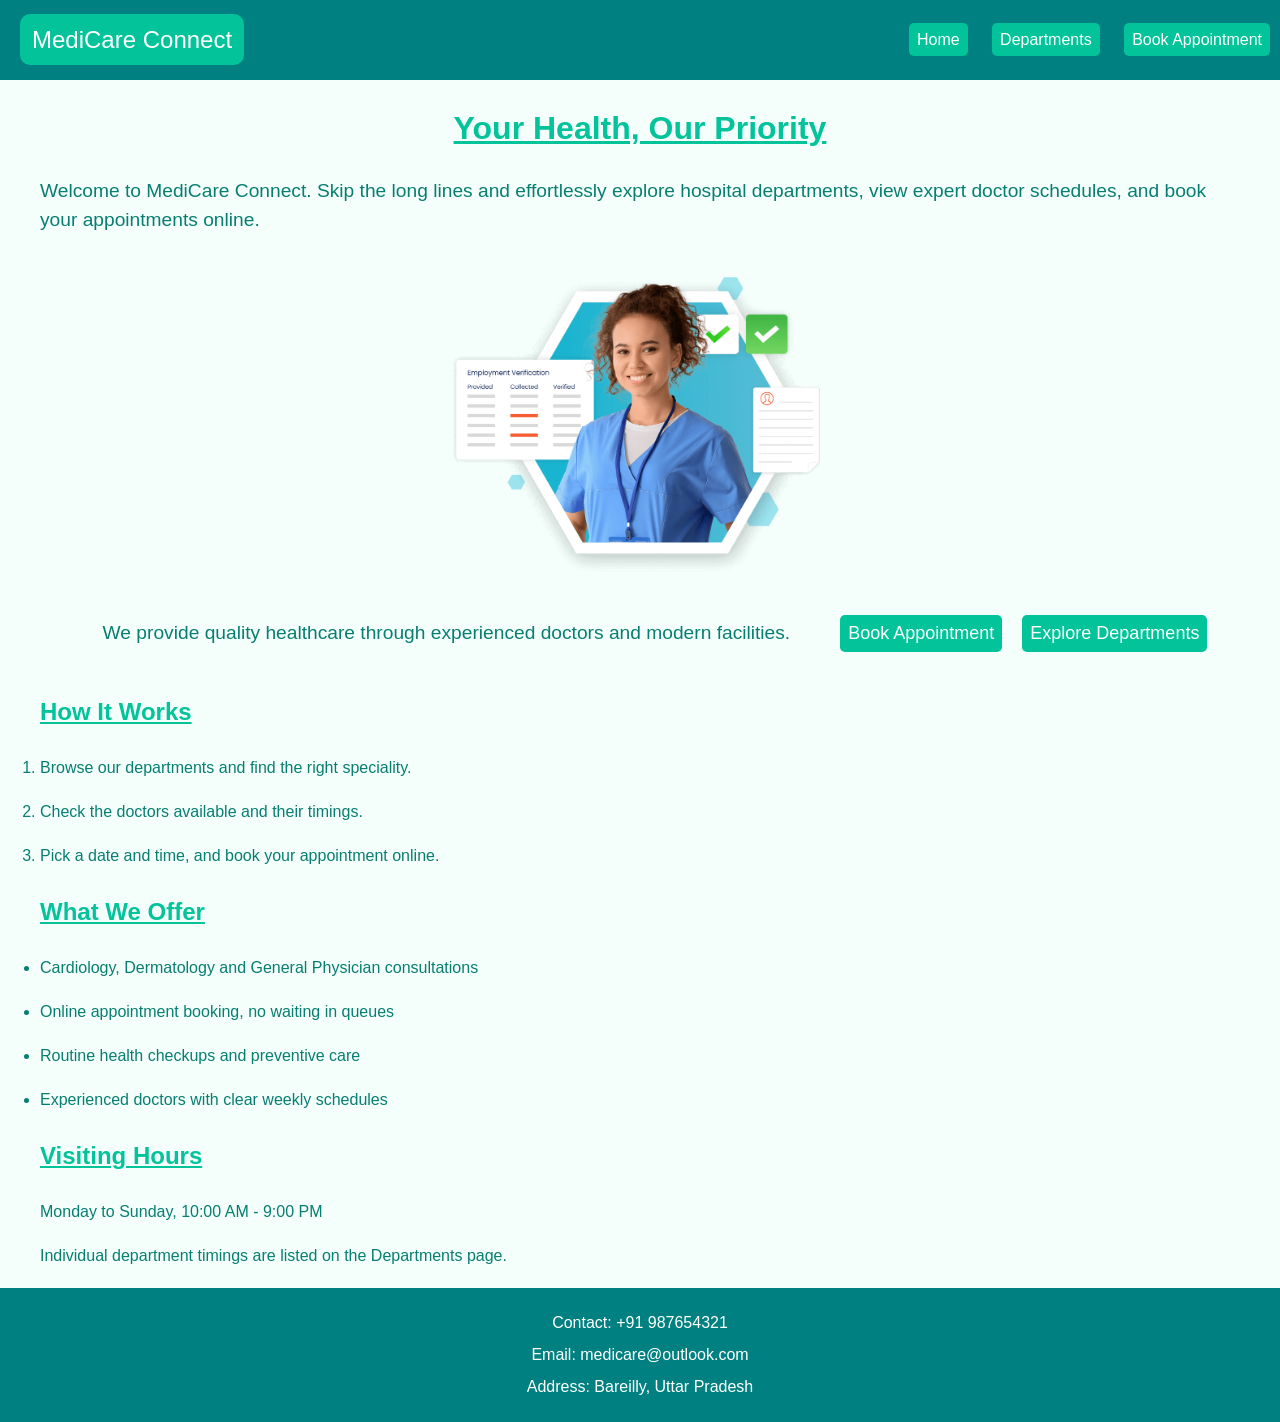
<file: index.html>
<!doctype html>
<html lang="en">
  <head>
    <meta charset="UTF-8" />
    <meta name="viewport" content="width=device-width, initial-scale=1.0" />
    <title>MediCare Connect</title>
    <link rel="stylesheet" href="style.css" />
  </head>

  <body>
    <header>
      <!-- header gives width = 100% by default  -->
      <div>
        <a href="index.html" class="logo">MediCare Connect</a>
      </div>

      <div>
        <a href="index.html">Home</a>
        <a href="departments.html">Departments</a>
        <a href="booking.html">Book Appointment</a>
      </div>
    </header>

    <main>
      <h1 class="title">Your Health, Our Priority</h1>

      <p style="font-size: larger;">
        Welcome to MediCare Connect. Skip the long lines and effortlessly
        explore hospital departments, view expert doctor schedules, and book
        your appointments online.
      </p>

      <div style="display:flex; justify-content: center; align-items: center;">
          <img  src="pictures/healthcare-stock.png" alt="Healthcare" />
      </div>

      <div style="display: flex; justify-content: center; align-items: center;">
          <p style="font-size: larger;">
            We provide quality healthcare through experienced doctors and modern
            facilities.
          </p>

          <a style="font-size: large;" href="booking.html">Book Appointment</a>
          <a style="font-size: large;" href="departments.html">Explore Departments</a>
      </div>


      <div class="how-it-works">
        <h2>How It Works</h2>
        <ol>
          <li>Browse our departments and find the right speciality.</li>
          <li>Check the doctors available and their timings.</li>
          <li>Pick a date and time, and book your appointment online.</li>
        </ol>
      </div>

      <div class="services">
        <h2>What We Offer</h2>
        <ul>
          <li>Cardiology, Dermatology and General Physician consultations</li>
          <li>Online appointment booking, no waiting in queues</li>
          <li>Routine health checkups and preventive care</li>
          <li>Experienced doctors with clear weekly schedules</li>
        </ul>
      </div>

      <div class="timings">
        <h2>Visiting Hours</h2>
        <p>Monday to Sunday, 10:00 AM - 9:00 PM</p>
        <p>Individual department timings are listed on the Departments page.</p>
      </div>
    </main>

    <footer>
      <p>Contact: +91 987654321</p>
      <p>Email: medicare@outlook.com</p>
      <p>Address: Bareilly, Uttar Pradesh</p>
    </footer>
  </body>
</html>
</file>
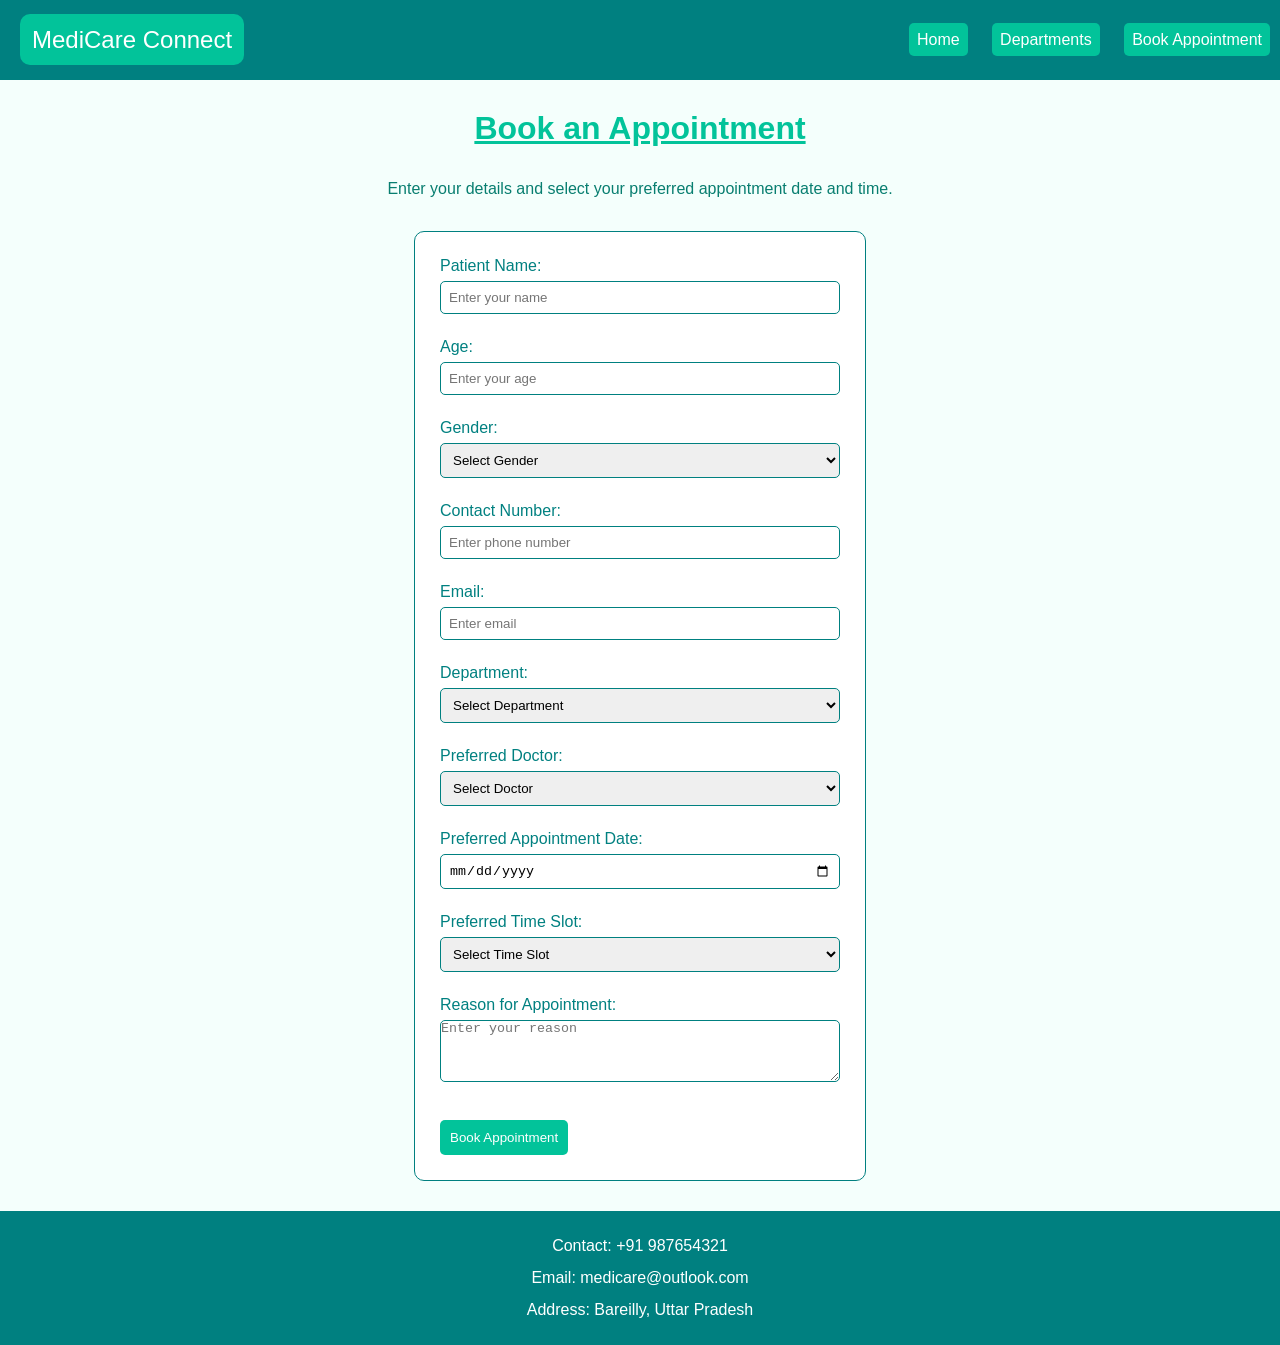
<file: booking.html>
<!DOCTYPE html>
<html lang="en">
<head>
    <meta charset="UTF-8">
    <meta name="viewport" content="width=device-width, initial-scale=1.0">
    <title>Book Appointment</title>
    <link rel="stylesheet" href="style.css">
</head>

<body>

    <header>
        <div>
            <a href="index.html" class="logo">MediCare Connect</a>
        </div>

        <div>
            <a href="index.html">Home</a>
            <a href="departments.html">Departments</a>
            <a href="booking.html">Book Appointment</a>
        </div>
    </header>

    <main>
        <h1 class="title">Book an Appointment</h1>

        <p style="text-align: center;">Enter your details and select your preferred appointment date and time.</p>

        <div class="booking-container" style="margin: 30px auto; padding: 25px; border-radius: 10px;">

            <form action="confirmation.html">

                <label style="margin: 0;">Patient Name:</label><br>
                <input type="text" name="patient_name" placeholder="Enter your name" style="width: 100%; box-sizing: border-box; margin: 6px 0; border: 1px solid teal; border-radius: 5px;" required>
                <br><br>

                <label style="margin: 0;">Age:</label><br>
                <input type="number" name="age" min="0" max="120" placeholder="Enter your age" style="width: 100%; box-sizing: border-box; margin: 6px 0; border: 1px solid teal; border-radius: 5px;" required>
                <br><br>

                <label style="margin: 0;">Gender:</label><br>
                <select name="gender" style="width: 100%; box-sizing: border-box; margin: 6px 0; border: 1px solid teal; border-radius: 5px;" required>
                    <option value="">Select Gender</option>
                    <option>Male</option>
                    <option>Female</option>
                    <option>Other</option>
                </select>
                <br><br>

                <label style="margin: 0;">Contact Number:</label><br>
                <input type="tel" name="contact" placeholder="Enter phone number" style="width: 100%; box-sizing: border-box; margin: 6px 0; border: 1px solid teal; border-radius: 5px;" required>
                <br><br>

                <label style="margin: 0;">Email:</label><br>
                <input type="email" name="email" placeholder="Enter email" style="width: 100%; box-sizing: border-box; margin: 6px 0; border: 1px solid teal; border-radius: 5px;" required>
                <br><br>

                <label style="margin: 0;">Department:</label><br>
                <select name="department" style="width: 100%; box-sizing: border-box; margin: 6px 0; border: 1px solid teal; border-radius: 5px;" required>
                    <option value="">Select Department</option>
                    <option>Cardiology</option>
                    <option>Dermatology</option>
                    <option>General Physician</option>
                    <option>Radiology</option>
                    <option>Neurology</option>
                    <option>Ophthalmology</option>
                    <option>ENT</option>
                    <option>Orthopaedics (Bone Department)</option>
                    <option>Gynaecology</option>
                    <option>Developmental Paediatrics</option>
                </select>
                <br><br>

                <label style="margin: 0;">Preferred Doctor:</label><br>
                <select name="doctor" style="width: 100%; box-sizing: border-box; margin: 6px 0; border: 1px solid teal; border-radius: 5px;" required>
                    <option value="">Select Doctor</option>

                    <optgroup label="Cardiology">
                        <option>Dr. Apoorva Jain</option>
                    </optgroup>

                    <optgroup label="Dermatology">
                        <option>Dr. Riya Sharma</option>
                    </optgroup>

                    <optgroup label="General Physician">
                        <option>Dr. Rahul Mehta</option>
                    </optgroup>

                    <optgroup label="Radiology">
                        <option>Dr. Vikram Desai</option>
                    </optgroup>

                    <optgroup label="Neurology">
                        <option>Dr. Arjun Kapoor</option>
                    </optgroup>

                    <optgroup label="Ophthalmology">
                        <option>Dr. Neha Verma</option>
                    </optgroup>

                    <optgroup label="ENT">
                        <option>Dr. Karan Malhotra</option>
                    </optgroup>

                    <optgroup label="Orthopaedics (Bone Department)">
                        <option>Dr. Sandeep Rao</option>
                    </optgroup>

                    <optgroup label="Gynaecology">
                        <option>Dr. Priya Nair</option>
                    </optgroup>

                    <optgroup label="Developmental Paediatrics">
                        <option>Dr. Ananya Gupta</option>
                    </optgroup>
                </select>
                <br><br>

                <label style="margin: 0;">Preferred Appointment Date:</label><br>
                <input type="date" name="appointment_date" style="width: 100%; box-sizing: border-box; margin: 6px 0; border: 1px solid teal; border-radius: 5px;" required>
                <br><br>

                <label style="margin: 0;">Preferred Time Slot:</label><br>
                <select name="time_slot" style="width: 100%; box-sizing: border-box; margin: 6px 0; border: 1px solid teal; border-radius: 5px;" required>
                    <option value="">Select Time Slot</option>
                    <option>9:00 AM - 10:00 AM</option>
                    <option>10:00 AM - 11:00 AM</option>
                    <option>11:00 AM - 12:00 PM</option>
                    <option>12:00 PM - 1:00 PM</option>
                    <option>2:00 PM - 3:00 PM</option>
                    <option>3:00 PM - 4:00 PM</option>
                    <option>4:00 PM - 5:00 PM</option>
                </select>
                <br><br>

                <label style="margin: 0;">Reason for Appointment:</label><br>
                <textarea name="reason" rows="4" placeholder="Enter your reason" required style="width: 100%; box-sizing: border-box; margin: 6px 0; border: 1px solid teal; border-radius: 5px;"></textarea>
                <br><br>

                <button type="submit" style="margin: 10px 0 0; border-radius: 5px; cursor: pointer;">
                    Book Appointment
                </button>

            </form>
        </div>
    </main>

    <footer>
        <p>Contact: +91 987654321</p>
        <p>Email: medicare@outlook.com</p>
        <p>Address: Bareilly, Uttar Pradesh</p>
    </footer>

</body>
</html>
</file>
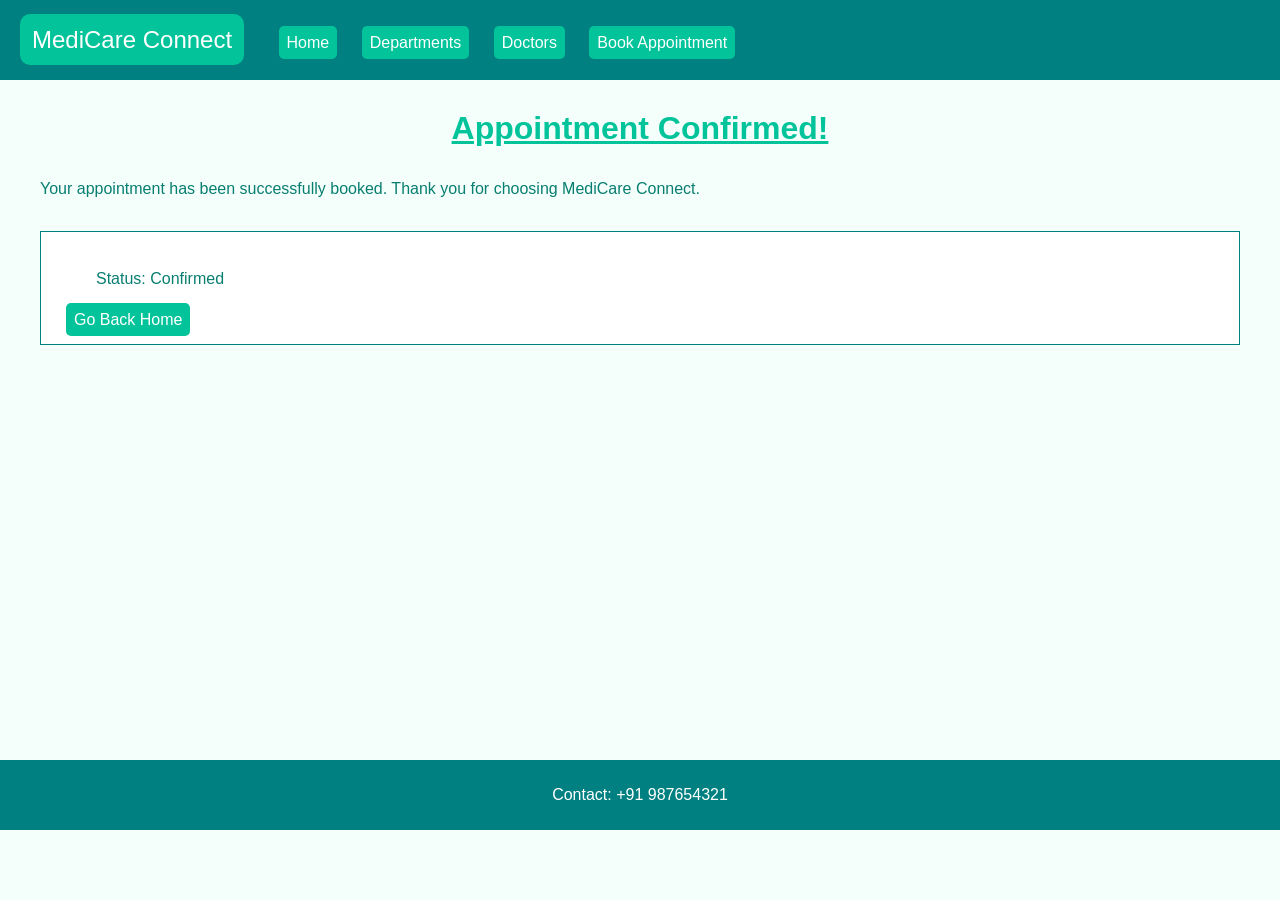
<file: confirmation.html>
<!doctype html>
<html>
<head>
    <title>Appointment Confirmation</title>
    <link rel="stylesheet" href="style.css">
</head>

<body>

<header>
    <div class="nav-container">
        <a href="index.html" class="logo">MediCare Connect</a>
        <a href="index.html">Home</a>
        <a href="departments.html">Departments</a>
        <a href="doctors.html">Doctors</a>
        <a href="booking.html">Book Appointment</a>
    </div>
</header>

<main>
    <h1 class="title">Appointment Confirmed!</h1>

    <p>Your appointment has been successfully booked. Thank you for choosing MediCare Connect.</p>

    <div class="confirmation-container">
        <p>Status: Confirmed</p>
        <a href="index.html">Go Back Home</a>

    </div>
</main>

<footer>
    <p>Contact: +91 987654321</p>
</footer>

</body>
</html>
</file>
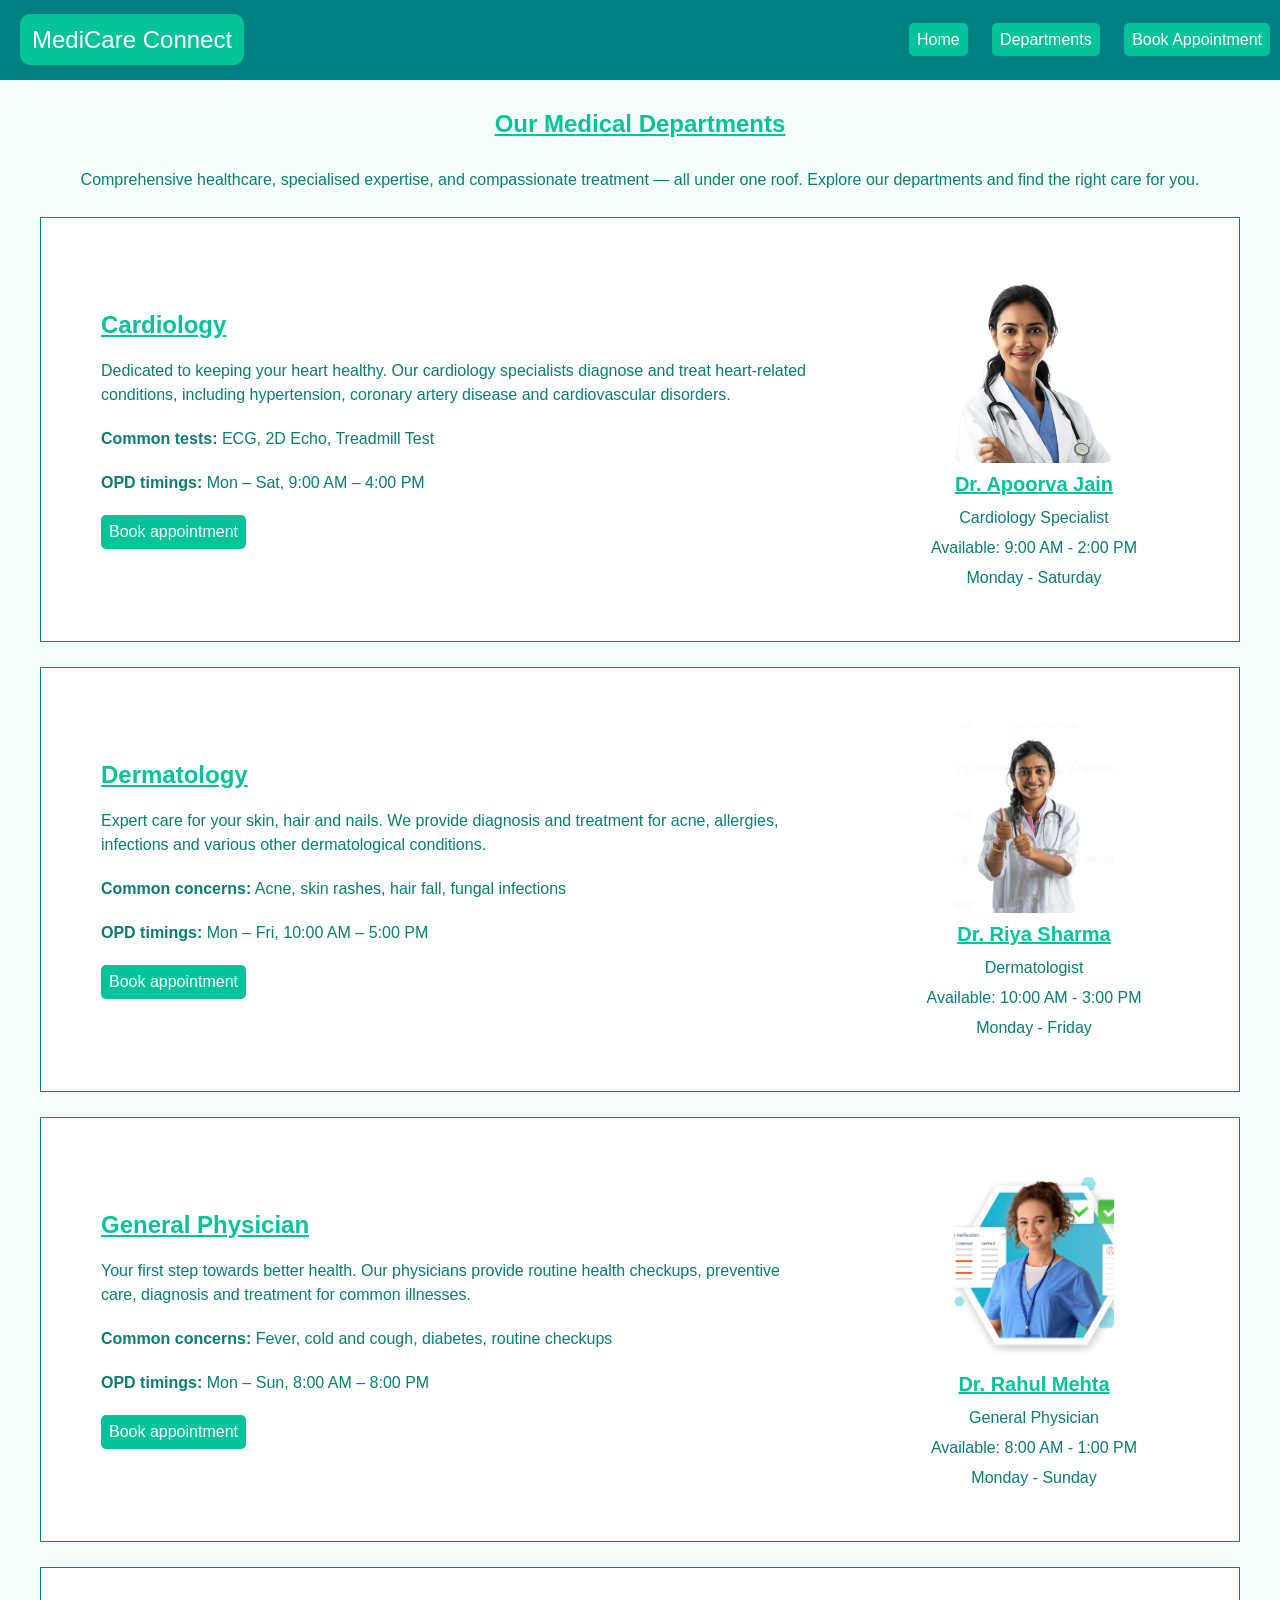
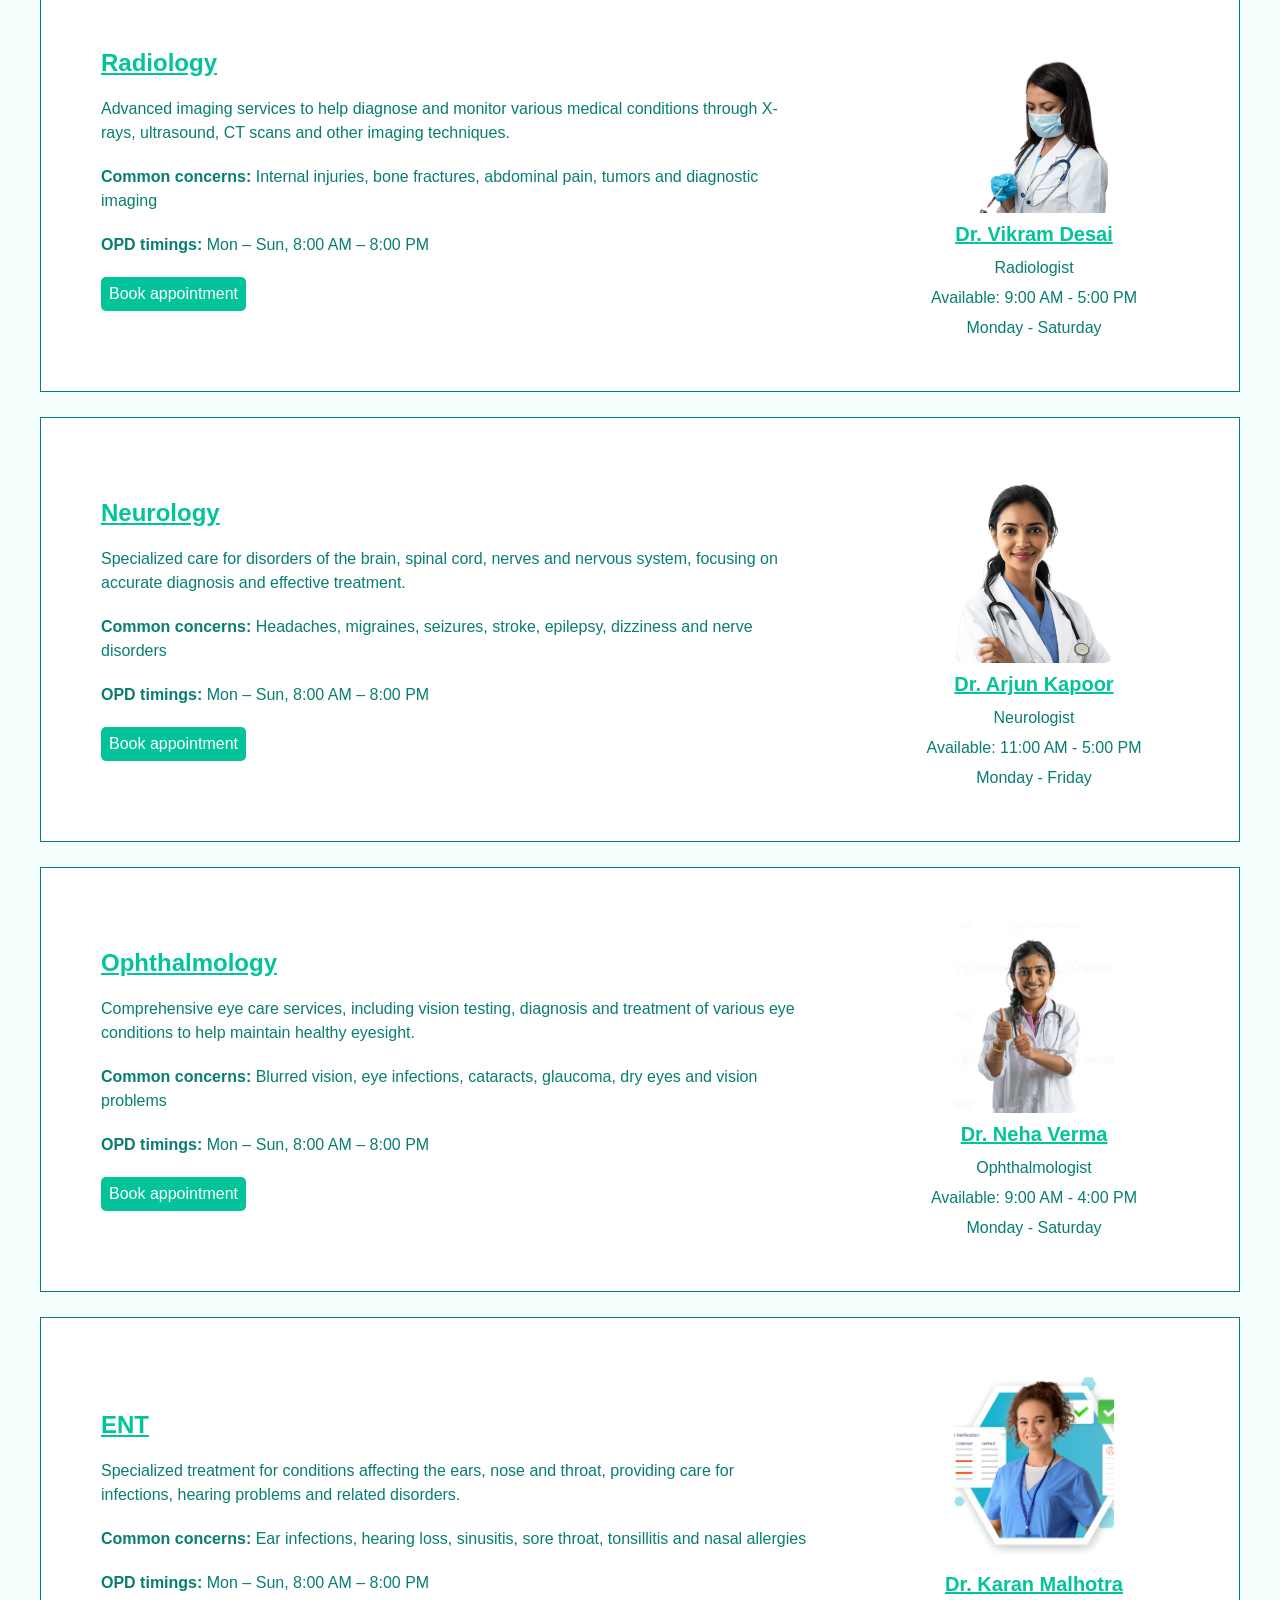
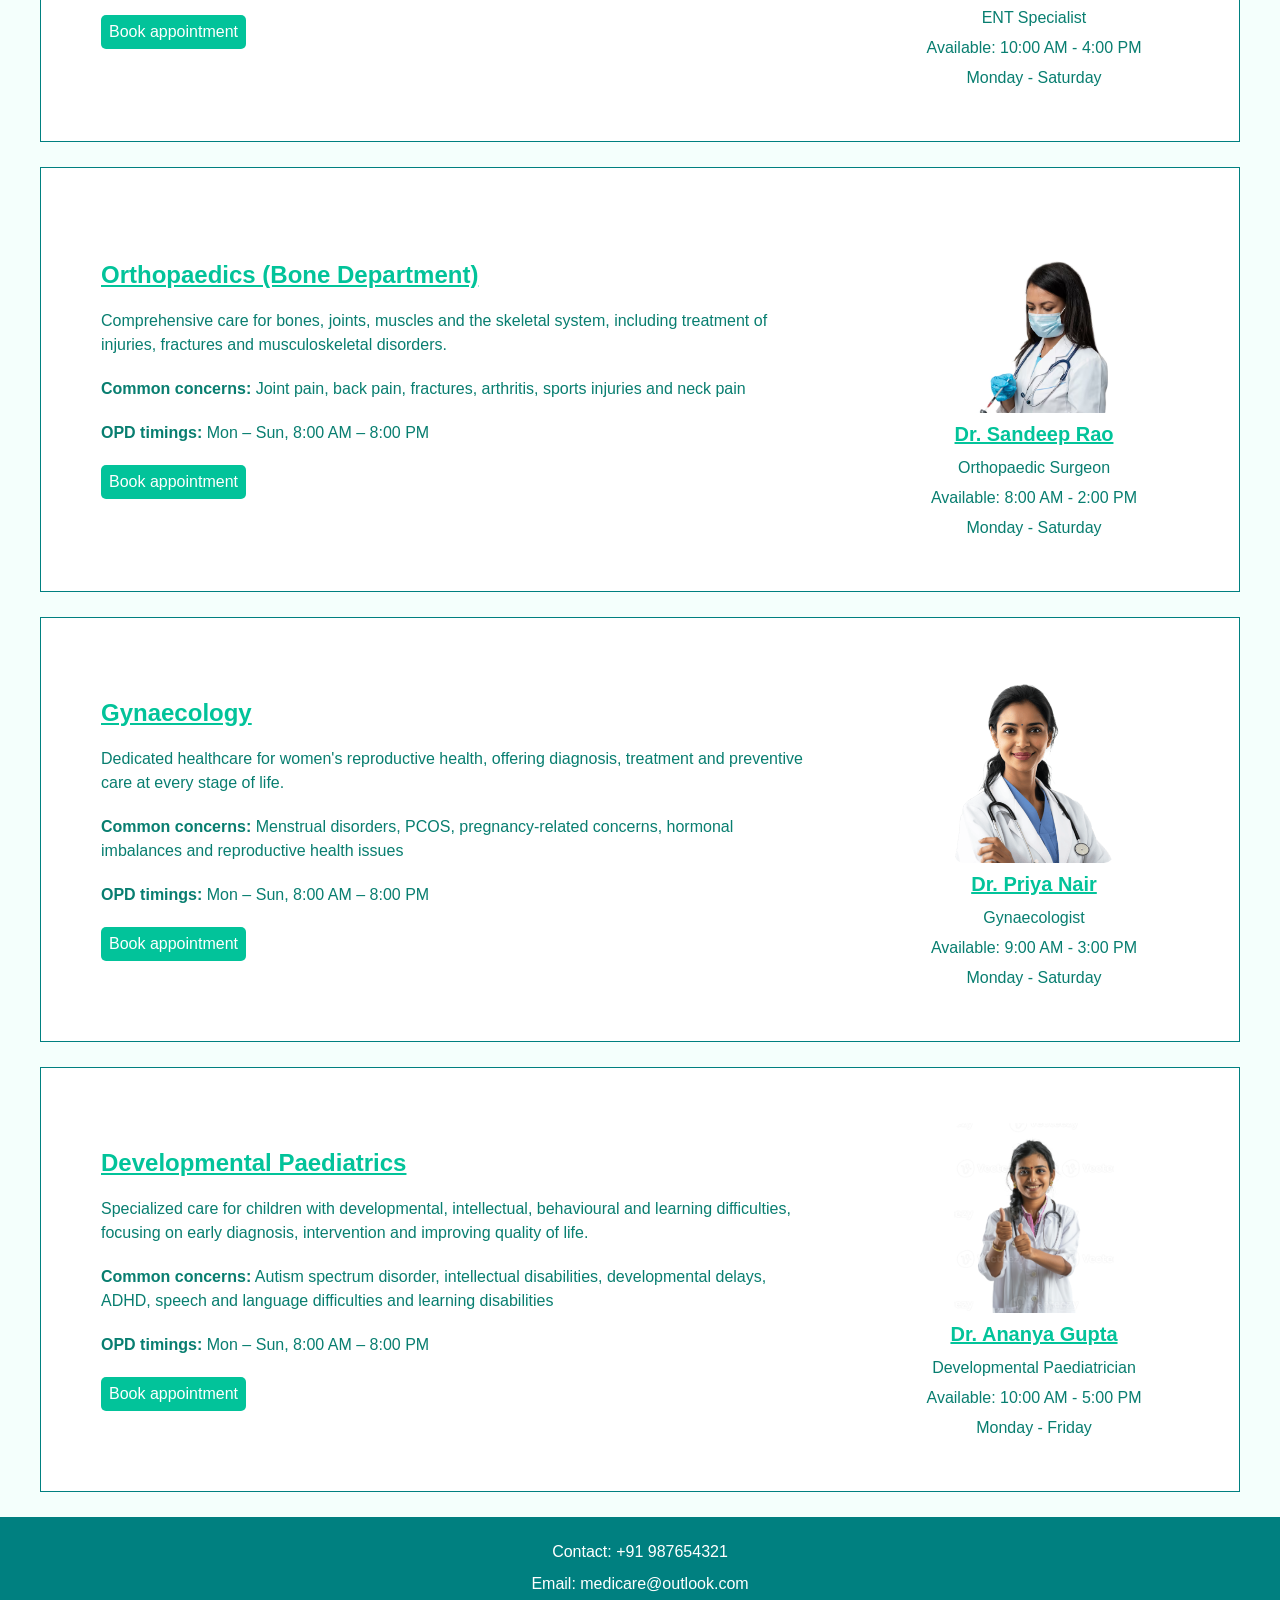
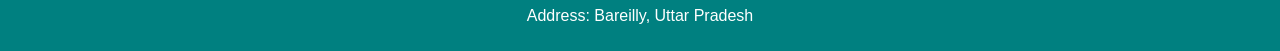
<file: departments.html>
<!doctype html>
<html lang="en">
<head>
    <meta charset="UTF-8">
    <meta name="viewport" content="width=device-width, initial-scale=1.0">
    <title>MediCare Departments</title>
    <link rel="preconnect" href="https://fonts.googleapis.com">
    <link rel="preconnect" href="https://fonts.gstatic.com" crossorigin>
    <link href="https://fonts.googleapis.com/css2?family=DM+Sans:wght@400;500;600;700&display=swap" rel="stylesheet">
    <link rel="stylesheet" href="style.css">
    <style>
        .intro p {
            text-align: center;
        }

        /* department box: text on the left (takes the free space), doctor card on the right */
        .department {
            padding: 20px;
        }

        .department-info {
            justify-content: space-between !important;
        }

        .department-info > div:first-child {
            flex: 1;
        }

        .department-info h2 {
            margin: 10px 40px;
        }

        .department-info p {
            margin: 10px 40px;
        }

        /* button lines up with the text above it (inline style said 35px) */
        .department-info a {
            margin: 10px 40px !important;
        }

        /* doctor card: same size for every department, centered text */
        .doctor-card {
            width: 260px;
            margin: 10px 40px;
            padding: 15px;
            text-align: center;
            flex-shrink: 0;
            border-radius: 10px;
        }

        .doctor-card h2 {
            margin: 10px 0;
            font-size: 20px;
        }

        .doctor-card p {
            margin: 6px 10px;
        }

        /* every photo gets the same box, so different pictures still line up */
        .doctor-card img {
            width: 160px;
            height: 190px;
            object-fit: cover;
            object-position: top;
            display: block;
            margin: 10px auto;
        }
    </style>
</head>

<body>

    <header>
      <div>
        <a href="index.html" class="logo">MediCare Connect</a>
      </div>

      <div>
        <a href="index.html">Home</a>
        <a href="departments.html">Departments</a>
        <a href="booking.html">Book Appointment</a>
      </div>
    </header>

<main>

    <section class="intro">
        <h1 class="title">Our Medical Departments</h1>
        <p>
            Comprehensive healthcare, specialised expertise, and compassionate
            treatment — all under one roof. Explore our departments and find the
            right care for you.
        </p>
    </section>

    <section class="departments">

        <!-- Cardiology -->
        <article class="department">

            <div class="department-info" style="display: flex; justify-content: center; align-items: center;">
                <div style="display: flex; flex-direction: column; justify-content: center; align-items: start;">
                    <h2>Cardiology</h2>
                    <p class="description">Dedicated to keeping your heart healthy. Our cardiology specialists diagnose and treat heart-related conditions, including hypertension, coronary artery disease and cardiovascular disorders.</p>
                    <p class="meta"><strong>Common tests:</strong> ECG, 2D Echo, Treadmill Test</p>
                    <p class="meta"><strong>OPD timings:</strong> Mon – Sat, 9:00 AM – 4:00 PM</p>
                    <a href="booking.html" style="margin-left: 35px;">Book appointment</a>
                </div>

                <div class="doctor-card">
                    <img src="pictures/apoorva doc.png" alt="Dr. Apoorva Jain">
                    <h2>Dr. Apoorva Jain</h2>
                    <p class="speciality">Cardiology Specialist</p>
                    <p class="avail-appoint">Available: 9:00 AM - 2:00 PM</p>
                    <p class="days">Monday - Saturday</p>
                </div>
            </div>
        </article>

        <!-- Dermatology -->
        <article class="department">

            <div class="department-info" style="display: flex; justify-content: center; align-items: center;">
                <div style="display: flex; flex-direction: column; justify-content: center; align-items: start;">
                    <h2>Dermatology</h2>
                    <p class="description">Expert care for your skin, hair and nails. We provide diagnosis and treatment for acne, allergies, infections and various other dermatological conditions.</p>
                    <p class="meta"><strong>Common concerns:</strong> Acne, skin rashes, hair fall, fungal infections</p>
                    <p class="meta"><strong>OPD timings:</strong> Mon – Fri, 10:00 AM – 5:00 PM</p>
                    <a href="booking.html" style="margin-left: 35px;">Book appointment</a>
                </div>

                <div class="doctor-card">
                    <img src="pictures/sneha doc.webp" alt="Dr. Riya Sharma">
                    <h2>Dr. Riya Sharma</h2>
                    <p class="speciality">Dermatologist</p>
                    <p class="avail-appoint">Available: 10:00 AM - 3:00 PM</p>
                    <p class="days">Monday - Friday</p>
                </div>
            </div>
        </article>

        <!-- General Physician -->
        <article class="department">

            <div class="department-info" style="display: flex; justify-content: center; align-items: center;">
                <div style="display: flex; flex-direction: column; justify-content: center; align-items: start;">
                    <h2>General Physician</h2>
                    <p class="description">Your first step towards better health. Our physicians provide routine health checkups, preventive care, diagnosis and treatment for common illnesses.</p>
                    <p class="meta"><strong>Common concerns:</strong> Fever, cold and cough, diabetes, routine checkups</p>
                    <p class="meta"><strong>OPD timings:</strong> Mon – Sun, 8:00 AM – 8:00 PM</p>
                    <a href="booking.html" style="margin-left: 35px;">Book appointment</a>
                </div>

                <div class="doctor-card">
                    <img src="pictures/healthcare-stock.png" alt="Dr. Rahul Mehta">
                    <h2>Dr. Rahul Mehta</h2>
                    <p class="speciality">General Physician</p>
                    <p class="avail-appoint">Available: 8:00 AM - 1:00 PM</p>
                    <p class="days">Monday - Sunday</p>
                </div>
            </div>
        </article>

        <!-- Radiology -->
        <article class="department">

            <div class="department-info" style="display: flex; justify-content: center; align-items: center;">
                <div style="display: flex; flex-direction: column; justify-content: center; align-items: start;">
                    <h2>Radiology</h2>
                    <p class="description">Advanced imaging services to help diagnose and monitor various medical conditions through X-rays, ultrasound, CT scans and other imaging techniques.</p>
                    <p class="meta"><strong>Common concerns:</strong> Internal injuries, bone fractures, abdominal pain, tumors and diagnostic imaging</p>
                    <p class="meta"><strong>OPD timings:</strong> Mon – Sun, 8:00 AM – 8:00 PM</p>
                    <a href="booking.html" style="margin-left: 35px;">Book appointment</a>
                </div>

                <div class="doctor-card">
                    <img src="pictures/whoever the last one was.avif" alt="Dr. Vikram Desai">
                    <h2>Dr. Vikram Desai</h2>
                    <p class="speciality">Radiologist</p>
                    <p class="avail-appoint">Available: 9:00 AM - 5:00 PM</p>
                    <p class="days">Monday - Saturday</p>
                </div>
            </div>
        </article>

        <!-- Neurology -->
        <article class="department">

            <div class="department-info" style="display: flex; justify-content: center; align-items: center;">
                <div style="display: flex; flex-direction: column; justify-content: center; align-items: start;">
                    <h2>Neurology</h2>
                    <p class="description">Specialized care for disorders of the brain, spinal cord, nerves and nervous system, focusing on accurate diagnosis and effective treatment.</p>
                    <p class="meta"><strong>Common concerns:</strong> Headaches, migraines, seizures, stroke, epilepsy, dizziness and nerve disorders</p>
                    <p class="meta"><strong>OPD timings:</strong> Mon – Sun, 8:00 AM – 8:00 PM</p>
                    <a href="booking.html" style="margin-left: 35px;">Book appointment</a>
                </div>

                <div class="doctor-card">
                    <img src="pictures/apoorva doc.png" alt="Dr. Arjun Kapoor">
                    <h2>Dr. Arjun Kapoor</h2>
                    <p class="speciality">Neurologist</p>
                    <p class="avail-appoint">Available: 11:00 AM - 5:00 PM</p>
                    <p class="days">Monday - Friday</p>
                </div>
            </div>
        </article>

        <!-- Ophthalmology -->
        <article class="department">

            <div class="department-info" style="display: flex; justify-content: center; align-items: center;">
                <div style="display: flex; flex-direction: column; justify-content: center; align-items: start;">
                    <h2>Ophthalmology</h2>
                    <p class="description">Comprehensive eye care services, including vision testing, diagnosis and treatment of various eye conditions to help maintain healthy eyesight.</p>
                    <p class="meta"><strong>Common concerns:</strong> Blurred vision, eye infections, cataracts, glaucoma, dry eyes and vision problems</p>
                    <p class="meta"><strong>OPD timings:</strong> Mon – Sun, 8:00 AM – 8:00 PM</p>
                    <a href="booking.html" style="margin-left: 35px;">Book appointment</a>
                </div>

                <div class="doctor-card">
                    <img src="pictures/sneha doc.webp" alt="Dr. Neha Verma">
                    <h2>Dr. Neha Verma</h2>
                    <p class="speciality">Ophthalmologist</p>
                    <p class="avail-appoint">Available: 9:00 AM - 4:00 PM</p>
                    <p class="days">Monday - Saturday</p>
                </div>
            </div>
        </article>

        <!-- ENT -->
        <article class="department">

            <div class="department-info" style="display: flex; justify-content: center; align-items: center;">
                <div style="display: flex; flex-direction: column; justify-content: center; align-items: start;">
                    <h2>ENT</h2>
                    <p class="description">Specialized treatment for conditions affecting the ears, nose and throat, providing care for infections, hearing problems and related disorders.</p>
                    <p class="meta"><strong>Common concerns:</strong> Ear infections, hearing loss, sinusitis, sore throat, tonsillitis and nasal allergies</p>
                    <p class="meta"><strong>OPD timings:</strong> Mon – Sun, 8:00 AM – 8:00 PM</p>
                    <a href="booking.html" style="margin-left: 35px;">Book appointment</a>
                </div>

                <div class="doctor-card">
                    <img src="pictures/healthcare-stock.png" alt="Dr. Karan Malhotra">
                    <h2>Dr. Karan Malhotra</h2>
                    <p class="speciality">ENT Specialist</p>
                    <p class="avail-appoint">Available: 10:00 AM - 4:00 PM</p>
                    <p class="days">Monday - Saturday</p>
                </div>
            </div>
        </article>

        <!-- Orthopaedics (Bone Department) -->
        <article class="department">

            <div class="department-info" style="display: flex; justify-content: center; align-items: center;">
                <div style="display: flex; flex-direction: column; justify-content: center; align-items: start;">
                    <h2>Orthopaedics (Bone Department)</h2>
                    <p class="description">Comprehensive care for bones, joints, muscles and the skeletal system, including treatment of injuries, fractures and musculoskeletal disorders.</p>
                    <p class="meta"><strong>Common concerns:</strong> Joint pain, back pain, fractures, arthritis, sports injuries and neck pain</p>
                    <p class="meta"><strong>OPD timings:</strong> Mon – Sun, 8:00 AM – 8:00 PM</p>
                    <a href="booking.html" style="margin-left: 35px;">Book appointment</a>
                </div>

                <div class="doctor-card">
                    <img src="pictures/whoever the last one was.avif" alt="Dr. Sandeep Rao">
                    <h2>Dr. Sandeep Rao</h2>
                    <p class="speciality">Orthopaedic Surgeon</p>
                    <p class="avail-appoint">Available: 8:00 AM - 2:00 PM</p>
                    <p class="days">Monday - Saturday</p>
                </div>
            </div>
        </article>

        <!-- Gynaecology -->
        <article class="department">

            <div class="department-info" style="display: flex; justify-content: center; align-items: center;">
                <div style="display: flex; flex-direction: column; justify-content: center; align-items: start;">
                    <h2>Gynaecology</h2>
                    <p class="description">Dedicated healthcare for women's reproductive health, offering diagnosis, treatment and preventive care at every stage of life.</p>
                    <p class="meta"><strong>Common concerns:</strong> Menstrual disorders, PCOS, pregnancy-related concerns, hormonal imbalances and reproductive health issues</p>
                    <p class="meta"><strong>OPD timings:</strong> Mon – Sun, 8:00 AM – 8:00 PM</p>
                    <a href="booking.html" style="margin-left: 35px;">Book appointment</a>
                </div>

                <div class="doctor-card">
                    <img src="pictures/apoorva doc.png" alt="Dr. Priya Nair">
                    <h2>Dr. Priya Nair</h2>
                    <p class="speciality">Gynaecologist</p>
                    <p class="avail-appoint">Available: 9:00 AM - 3:00 PM</p>
                    <p class="days">Monday - Saturday</p>
                </div>
            </div>
        </article>

        <!-- Developmental Paediatrics -->
        <article class="department">

            <div class="department-info" style="display: flex; justify-content: center; align-items: center;">
                <div style="display: flex; flex-direction: column; justify-content: center; align-items: start;">
                    <h2>Developmental Paediatrics</h2>
                    <p class="description">Specialized care for children with developmental, intellectual, behavioural and learning difficulties, focusing on early diagnosis, intervention and improving quality of life.</p>
                    <p class="meta"><strong>Common concerns:</strong> Autism spectrum disorder, intellectual disabilities, developmental delays, ADHD, speech and language difficulties and learning disabilities</p>
                    <p class="meta"><strong>OPD timings:</strong> Mon – Sun, 8:00 AM – 8:00 PM</p>
                    <a href="booking.html" style="margin-left: 35px;">Book appointment</a>
                </div>

                <div class="doctor-card">
                    <img src="pictures/sneha doc.webp" alt="Dr. Ananya Gupta">
                    <h2>Dr. Ananya Gupta</h2>
                    <p class="speciality">Developmental Paediatrician</p>
                    <p class="avail-appoint">Available: 10:00 AM - 5:00 PM</p>
                    <p class="days">Monday - Friday</p>
                </div>
            </div>
        </article>

    </section>

</main>

    <footer>
      <p>Contact: +91 987654321</p>
      <p>Email: medicare@outlook.com</p>
      <p>Address: Bareilly, Uttar Pradesh</p>
    </footer>

</body>
</html>
</file>
<file: style.css>
* {
    margin: 0;
    padding: 0;
}

body {
    font-family: Arial;
    background-color: #f4fffc;
}


header{
    height: 80px;
    width: 100%;
    background-color: teal;
    display: flex;
    justify-content: space-between; 
    /* main-axis -> horizontal*/
    align-items: center;
    /* cross-axis -> vertical*/
    /* you cant put flex effects on children therefore you have to use 
    two parent elements inside original parent */
}


h1{
    text-align: center;
}












a {
    text-decoration: none;
    color: white;
    background-color: #02c39a;
    padding: 8px;
    margin: 10px;
    border-radius: 5px;
}

.logo {
    color: white;
    background-color: #02c39a;
    padding: 12px;
    font-size: x-large;
    border-radius: 10px;
    margin: 20px;
}


.title, h2 {
    margin: 30px 40px;
    text-decoration: underline;
    color: #02c39a;
}

p, li{
    color: #087e70;
    margin: 20px 40px;
    line-height: 1.5;
}

main {
    min-height: 650px;
}

img {
    width: 30%;
    border-radius: 10px;
    margin: 15px 40px;
}

footer {
    background-color: teal;
    padding: 15px;
    text-align: center;
}

footer p {
    color: white;
    margin: 8px;
}

.department {
    background-color: white;
    border: 1px solid teal;
    margin: 25px 40px;
    padding: 10px;
}

.doctor-card {
    background-color: white;
    
    /* width: 300px; */
}

.doctor-card img {
    width: 150px;
}

.booking-container {
    background-color: white;
    border: 1px solid teal;
    width: 400px;
}

input, select {
    padding: 8px;
    margin: 8px;
}

label {
    color: teal;
    margin: 10px;
}

button {
    background-color: #02c39a;
    color: white;
    padding: 10px;
    margin: 10px;
    border: none;
}

.confirmation-container {
    background-color: white;
    border: 1px solid teal;
    margin: 30px 40px;
    padding: 15px;
}
</file>
